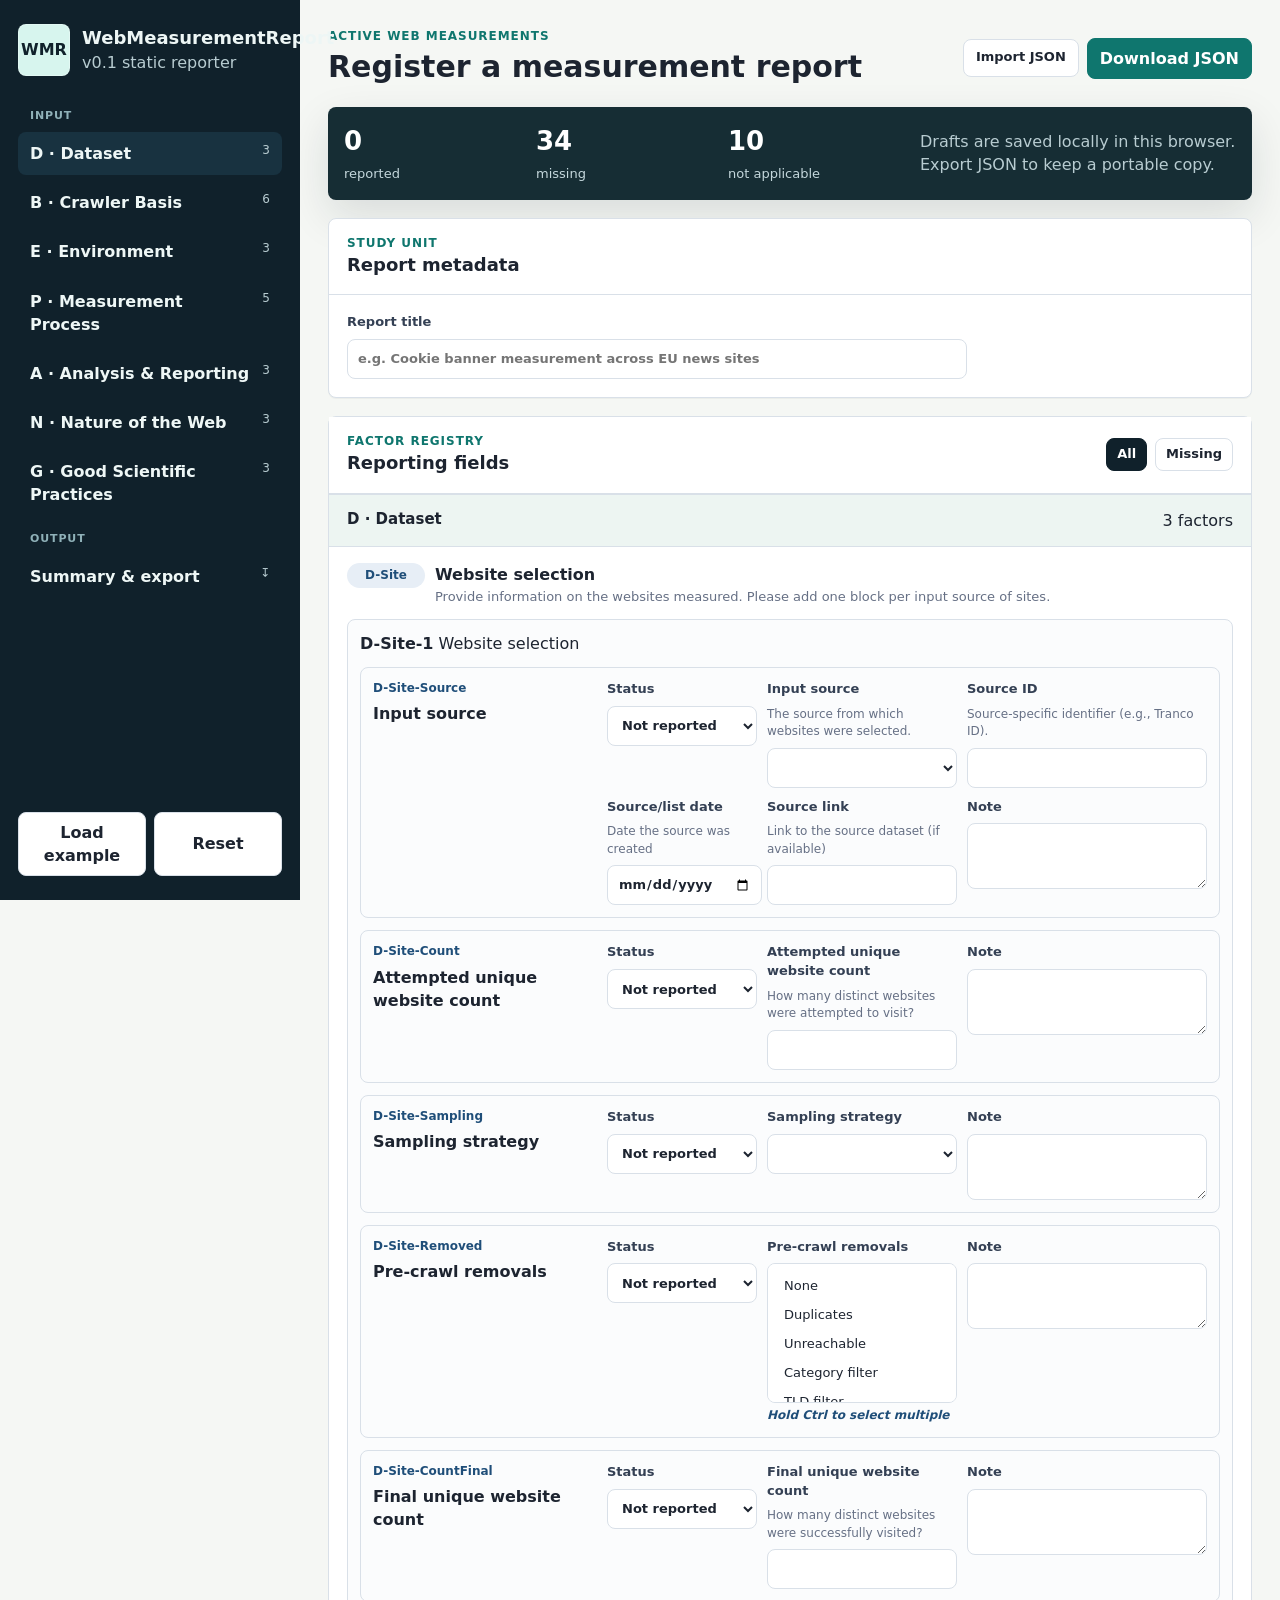
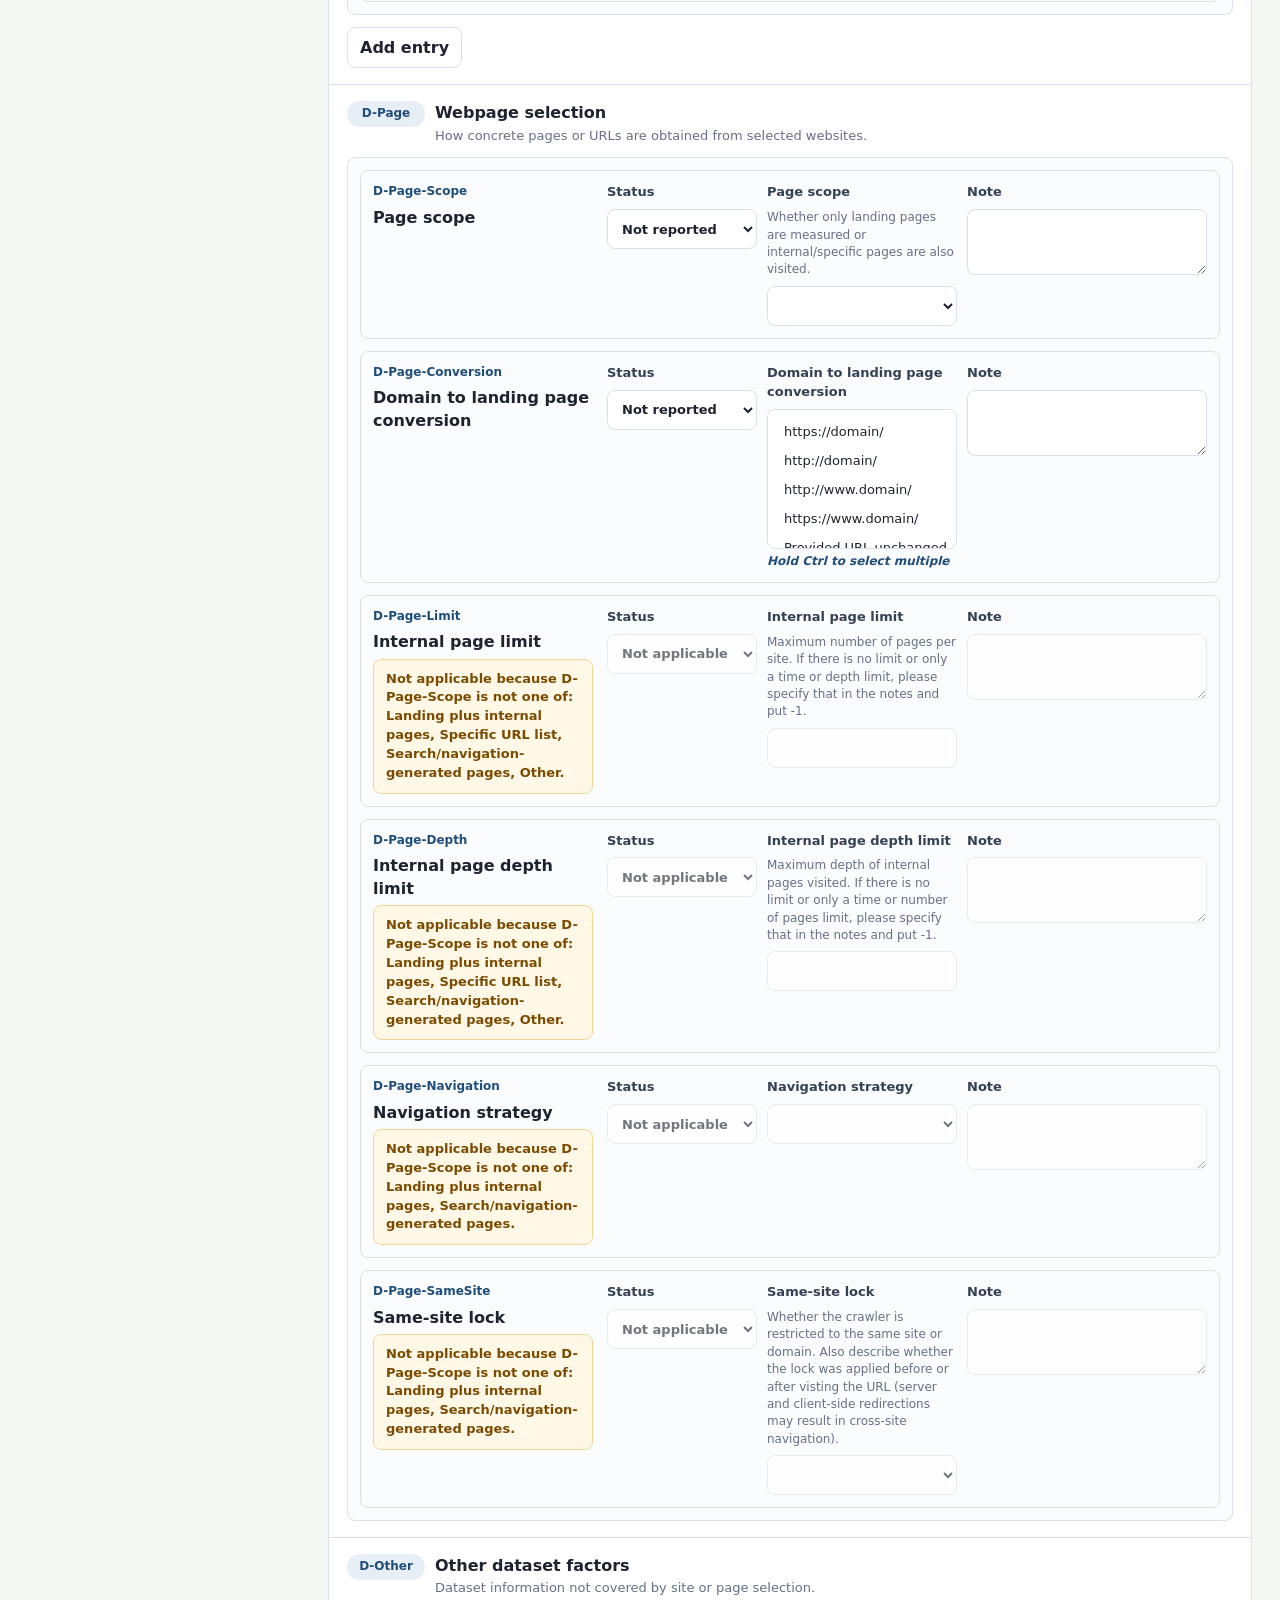
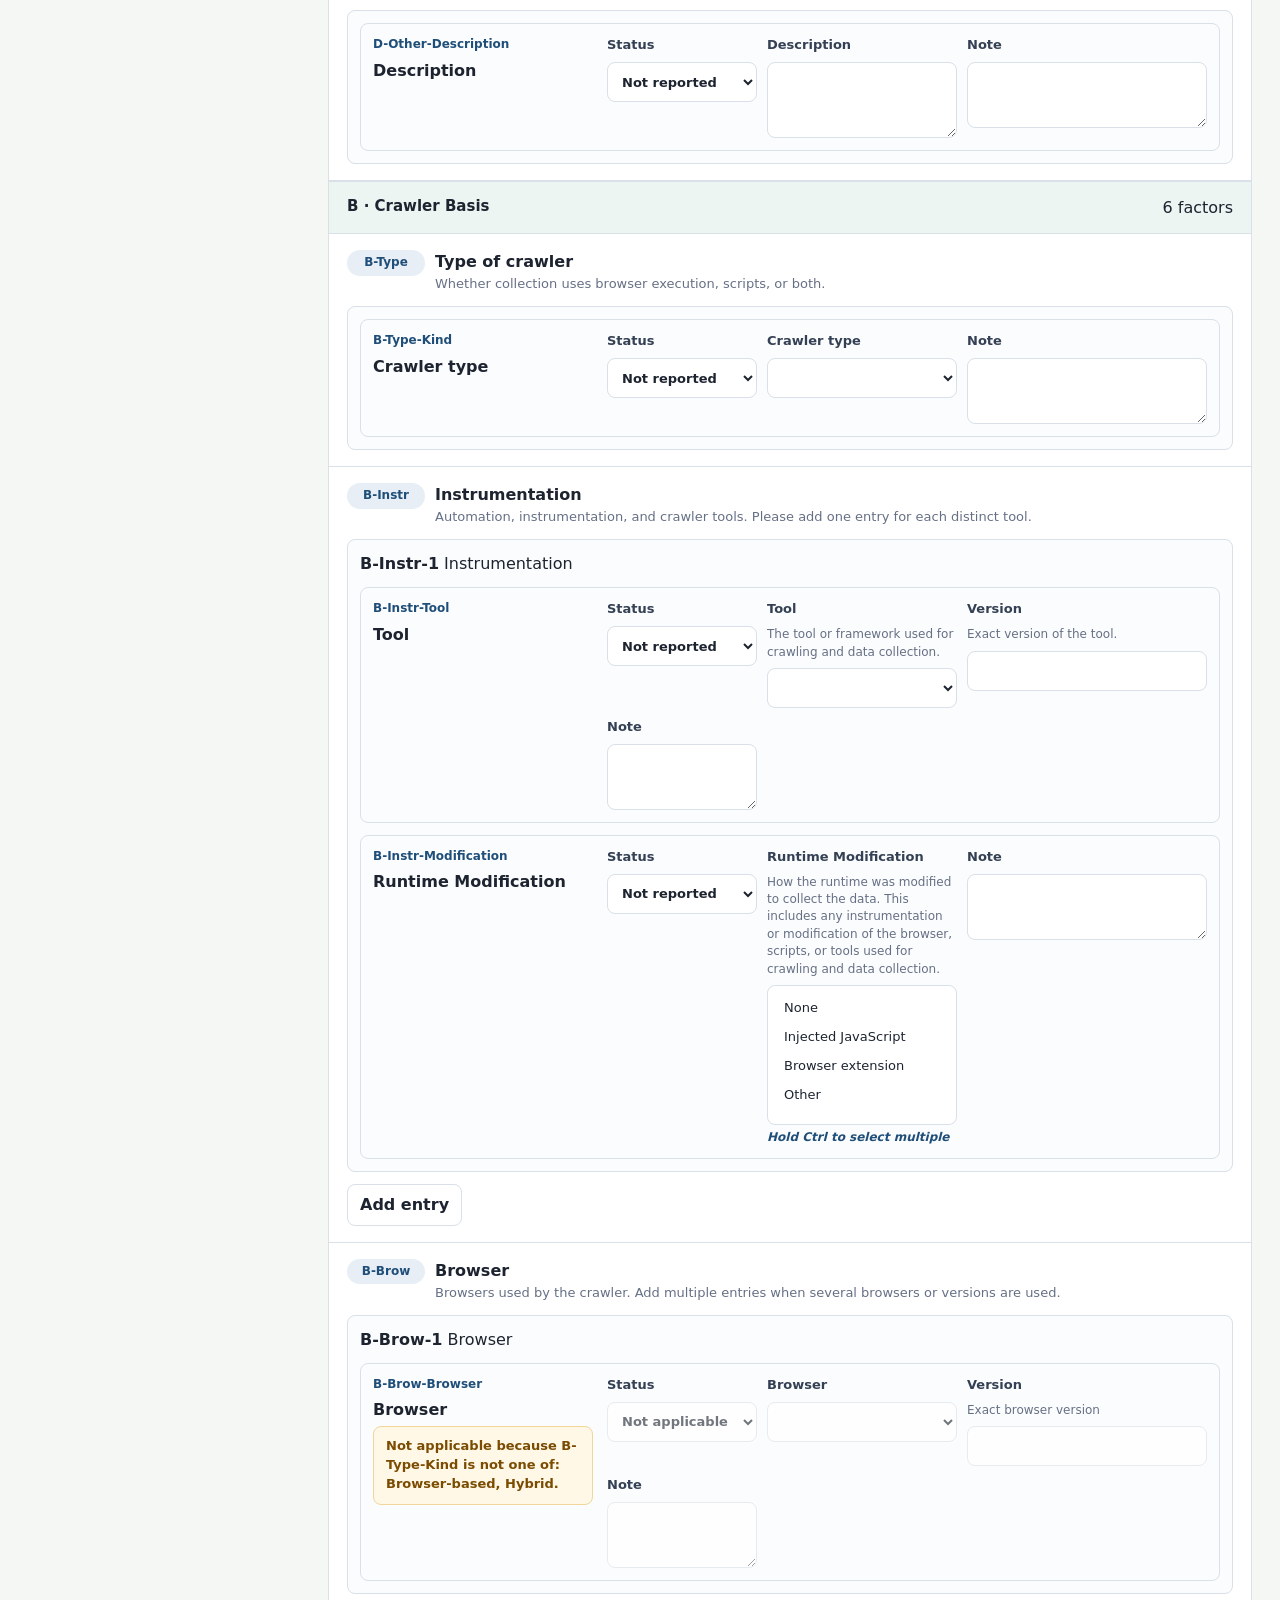
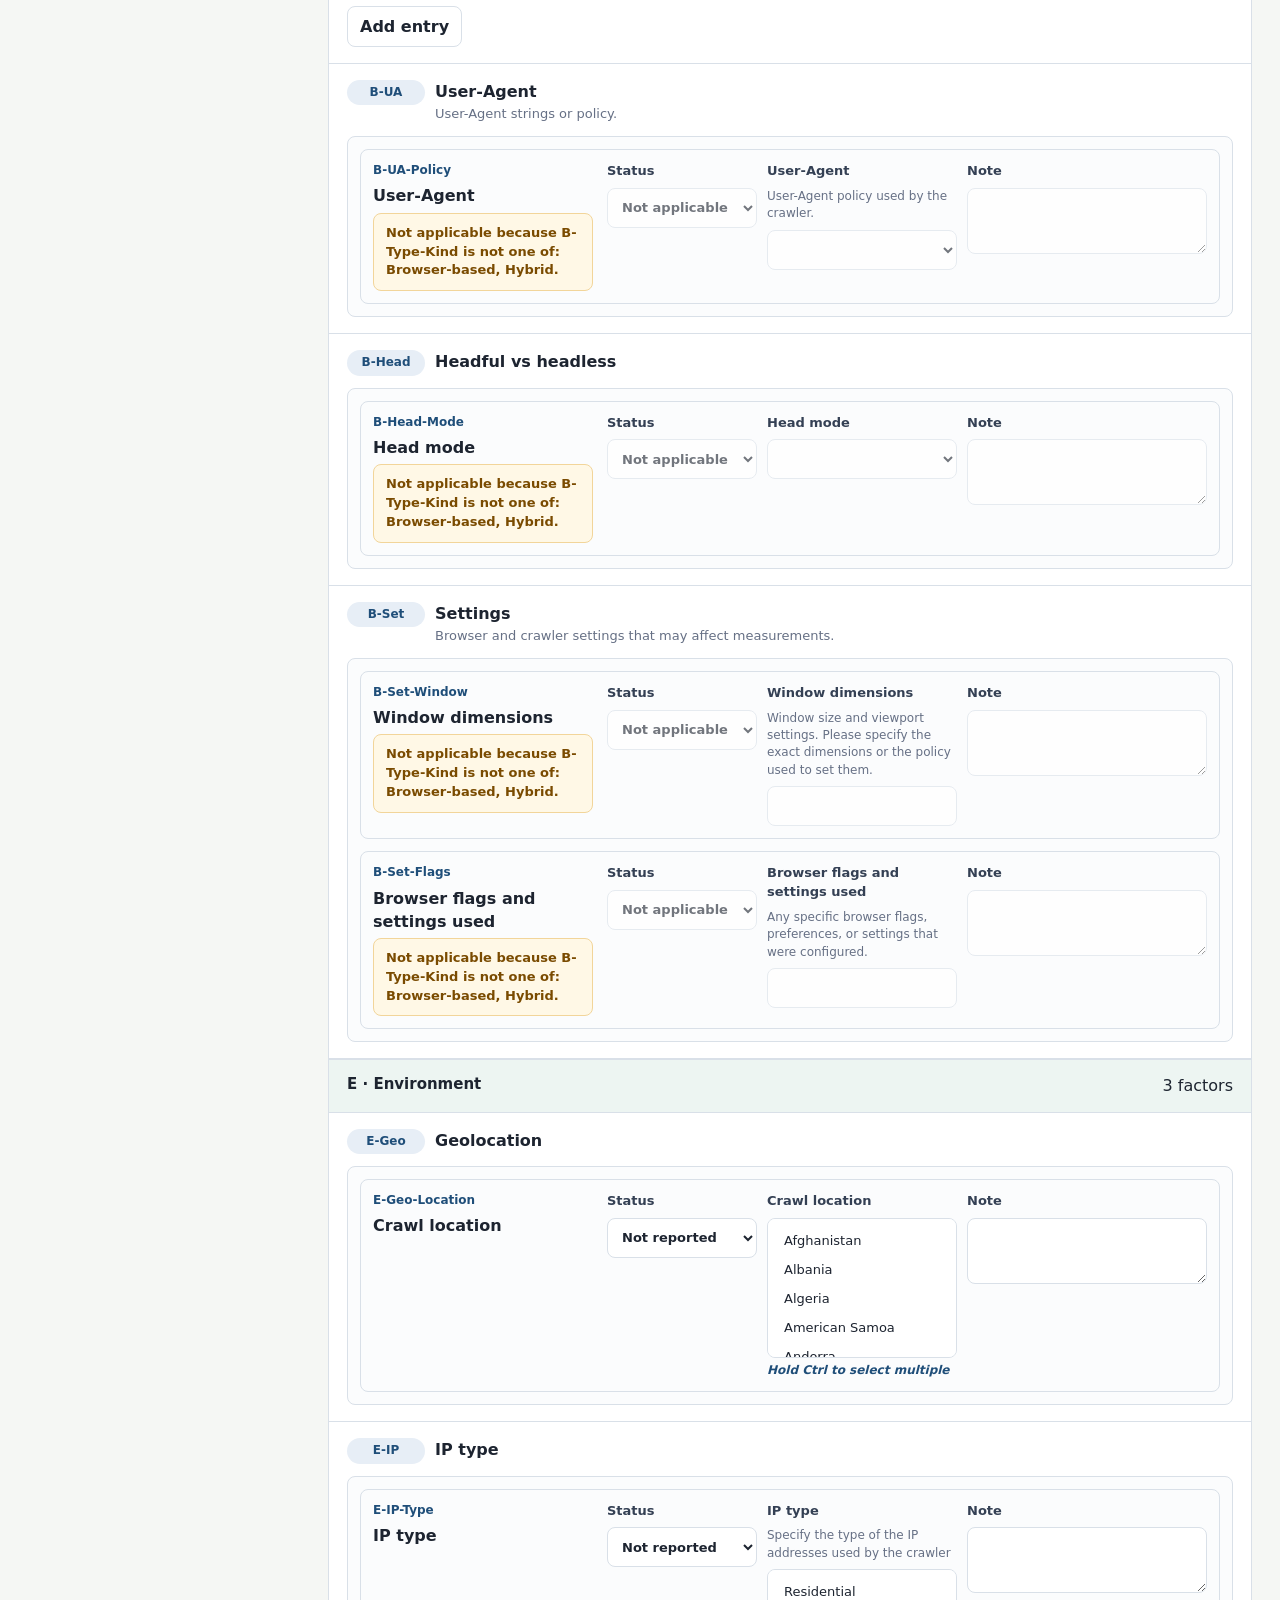
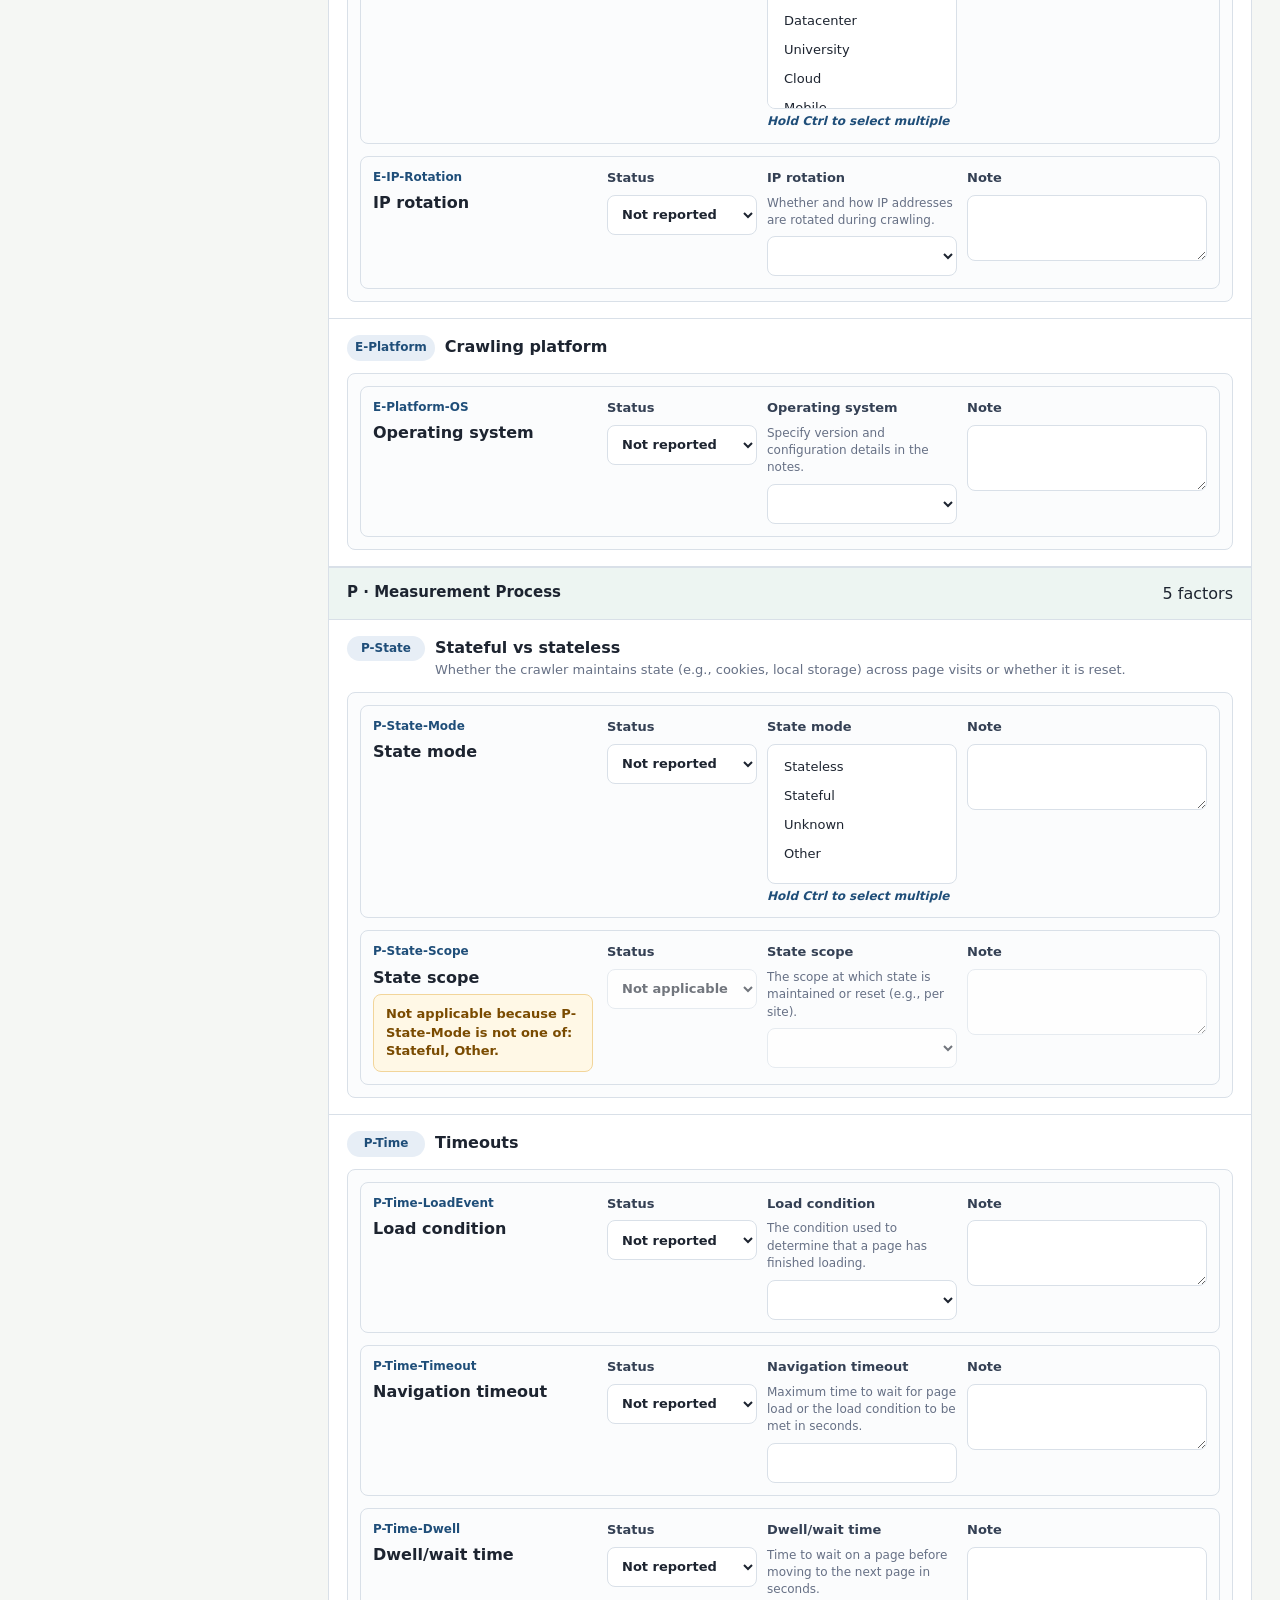
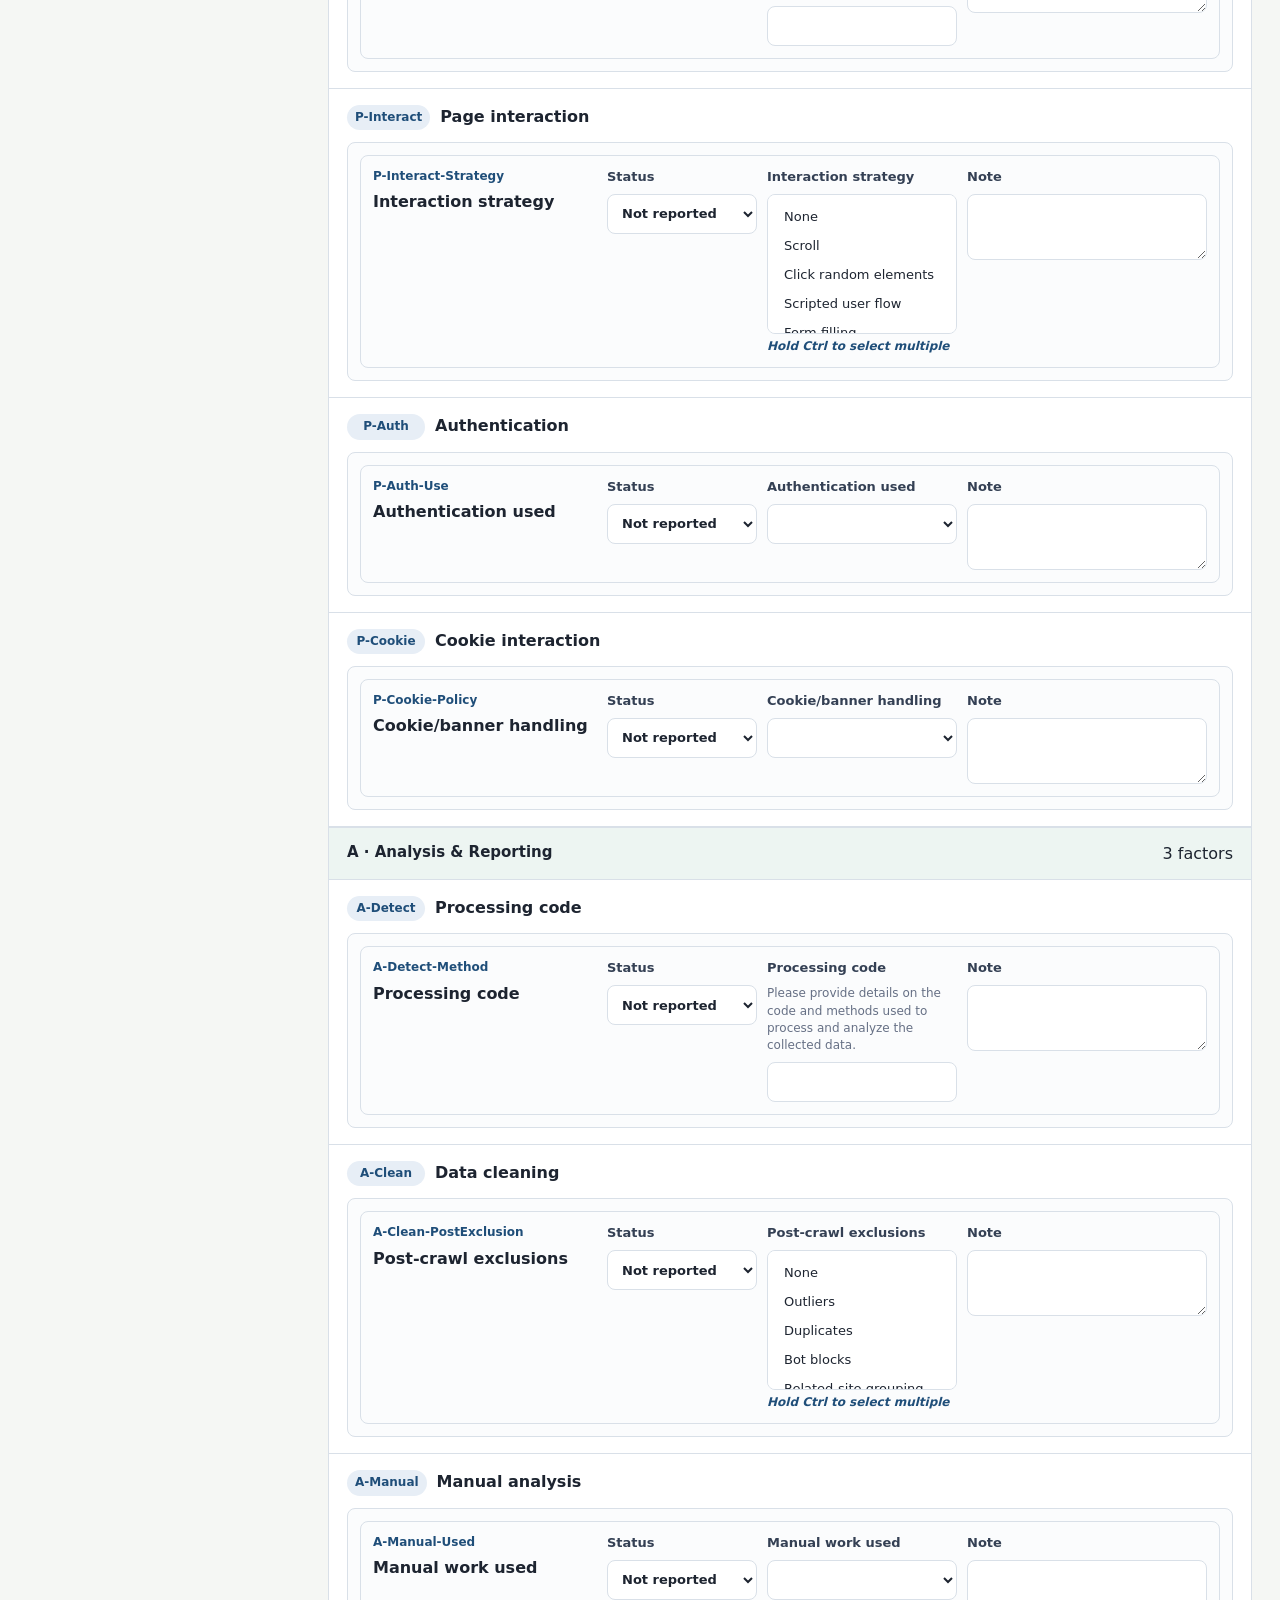
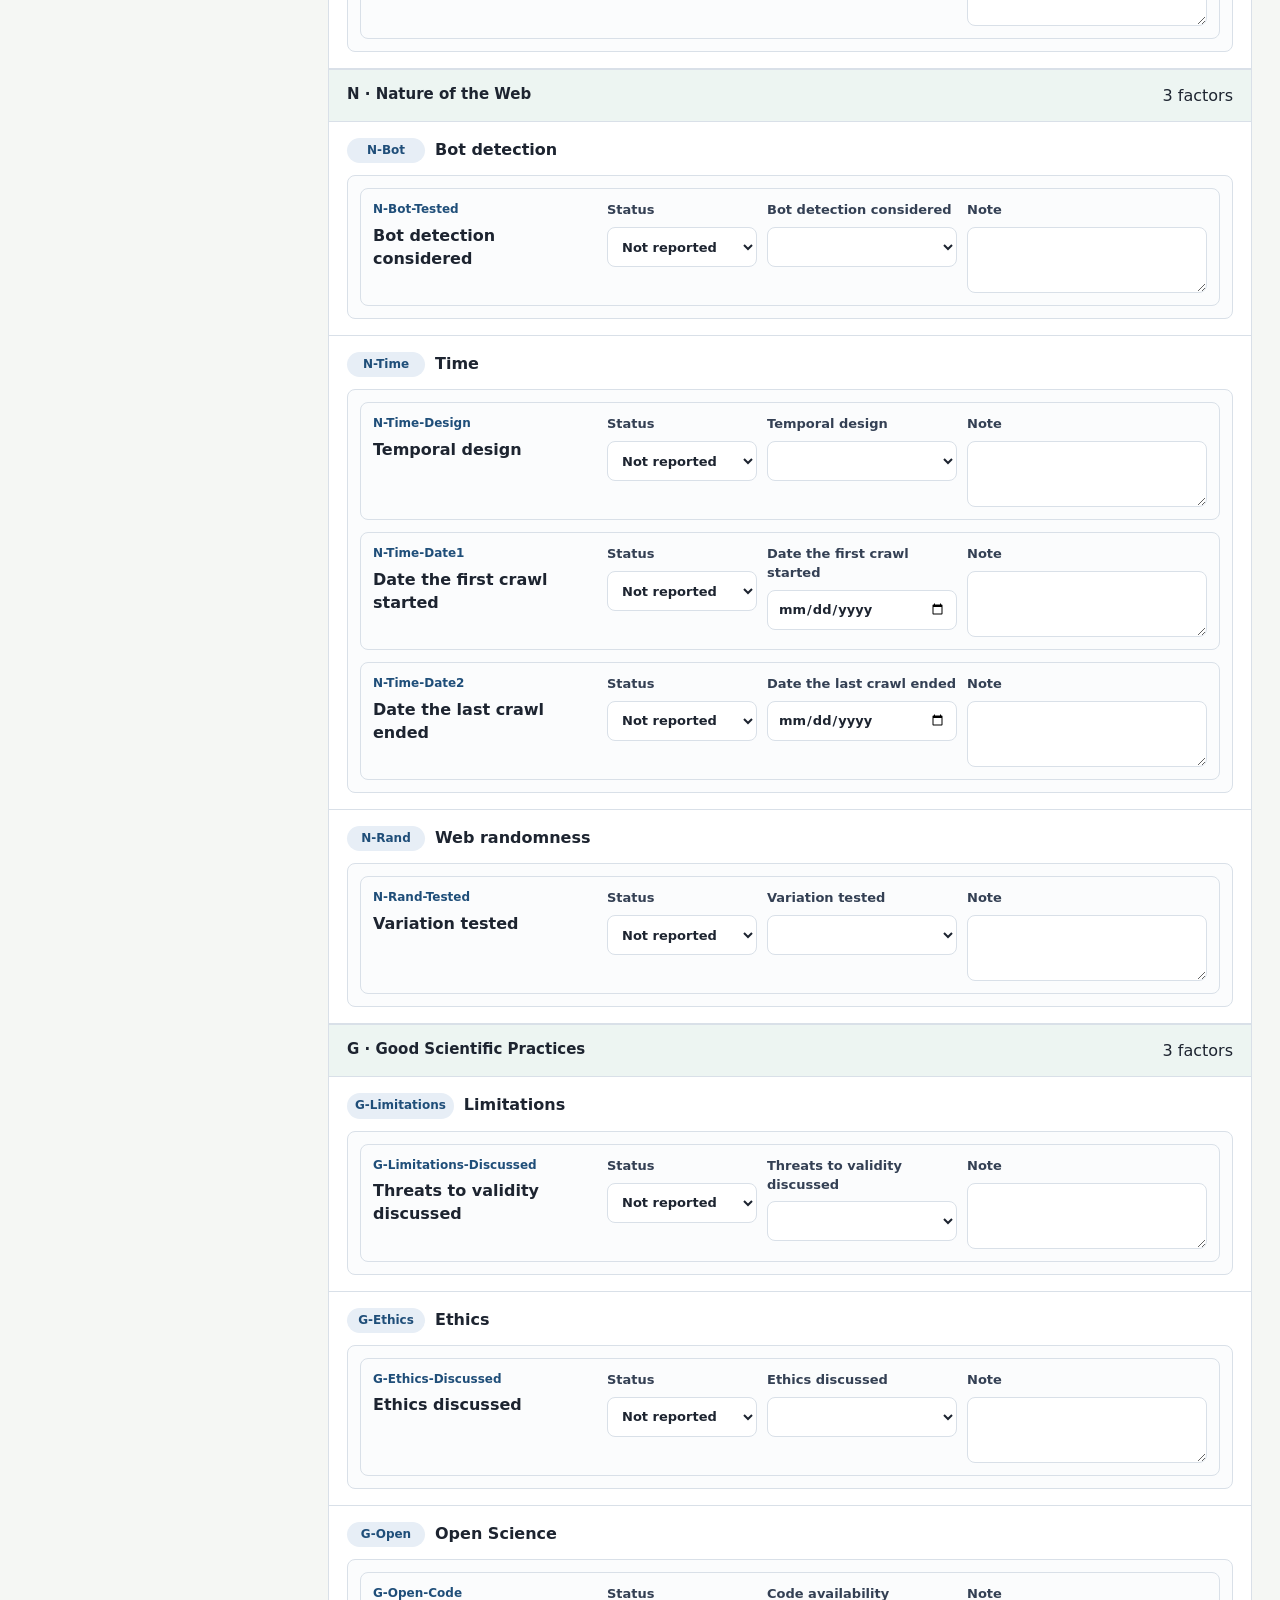
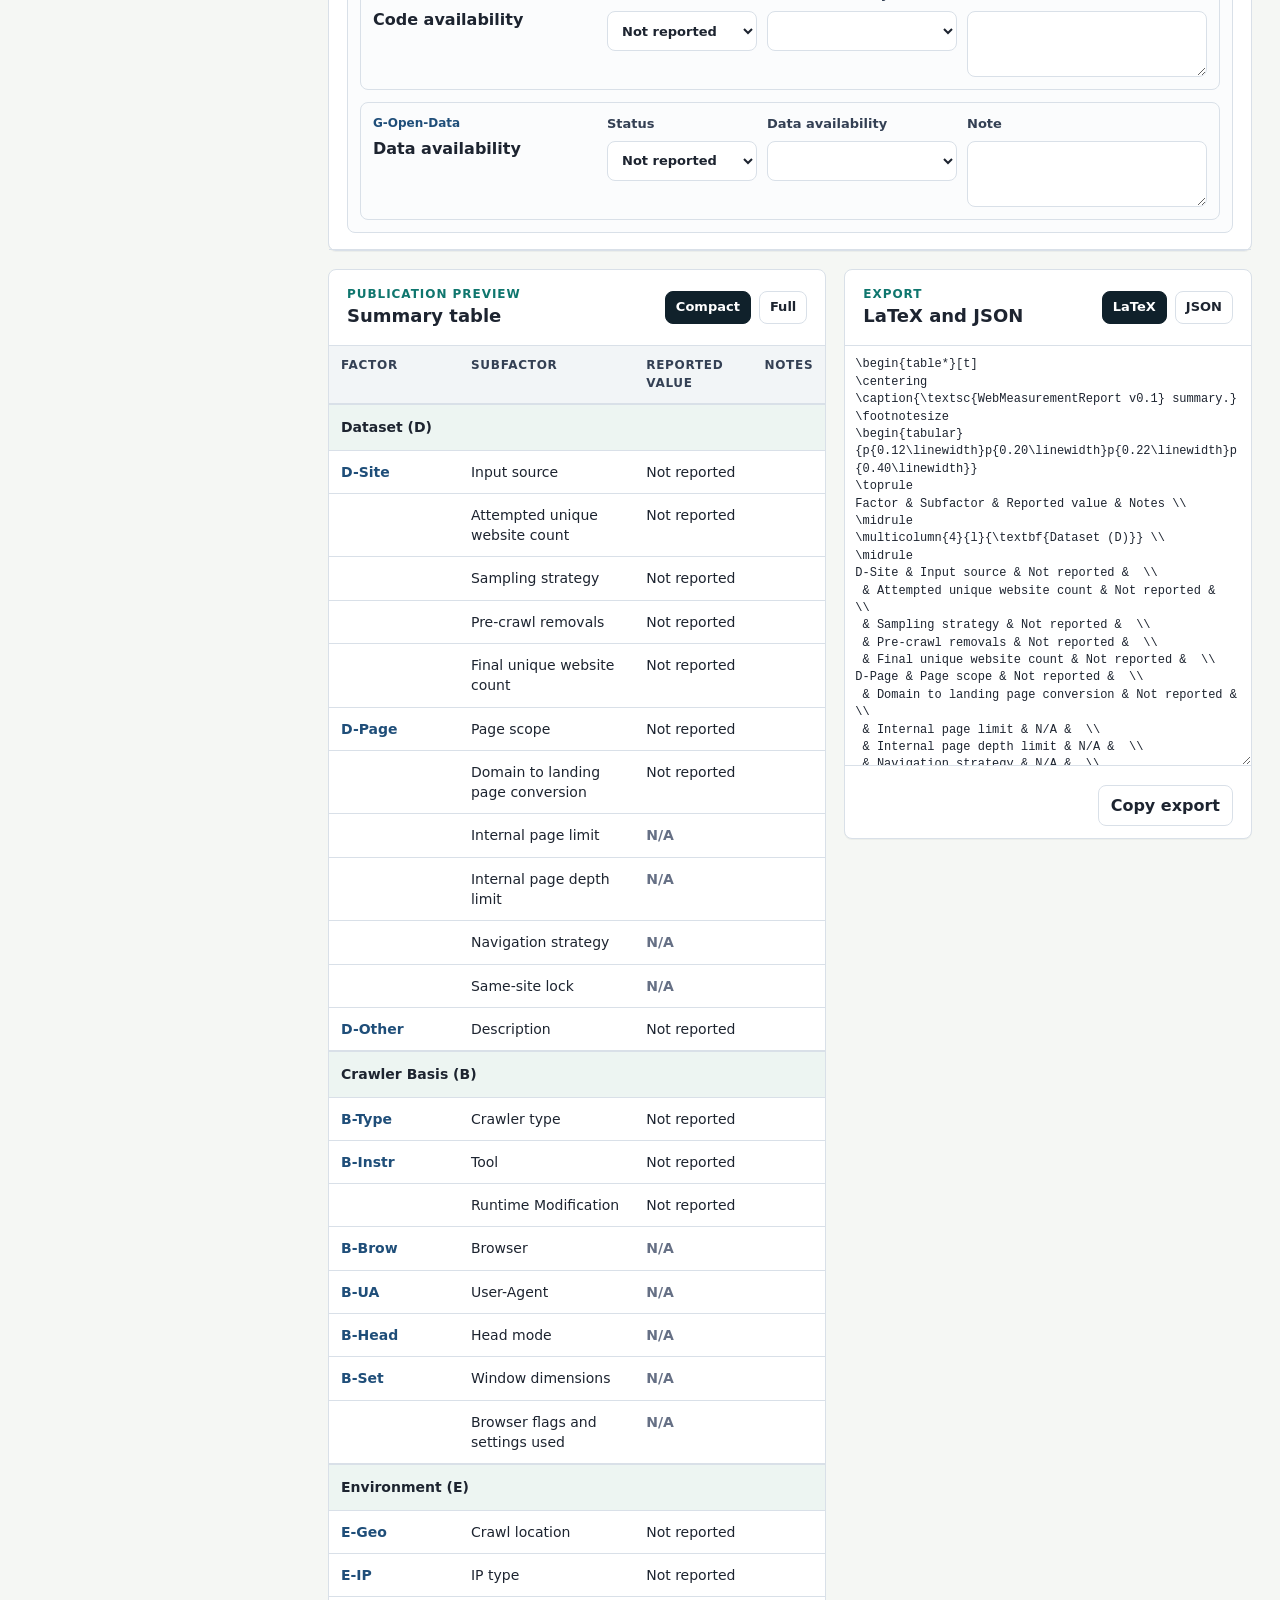
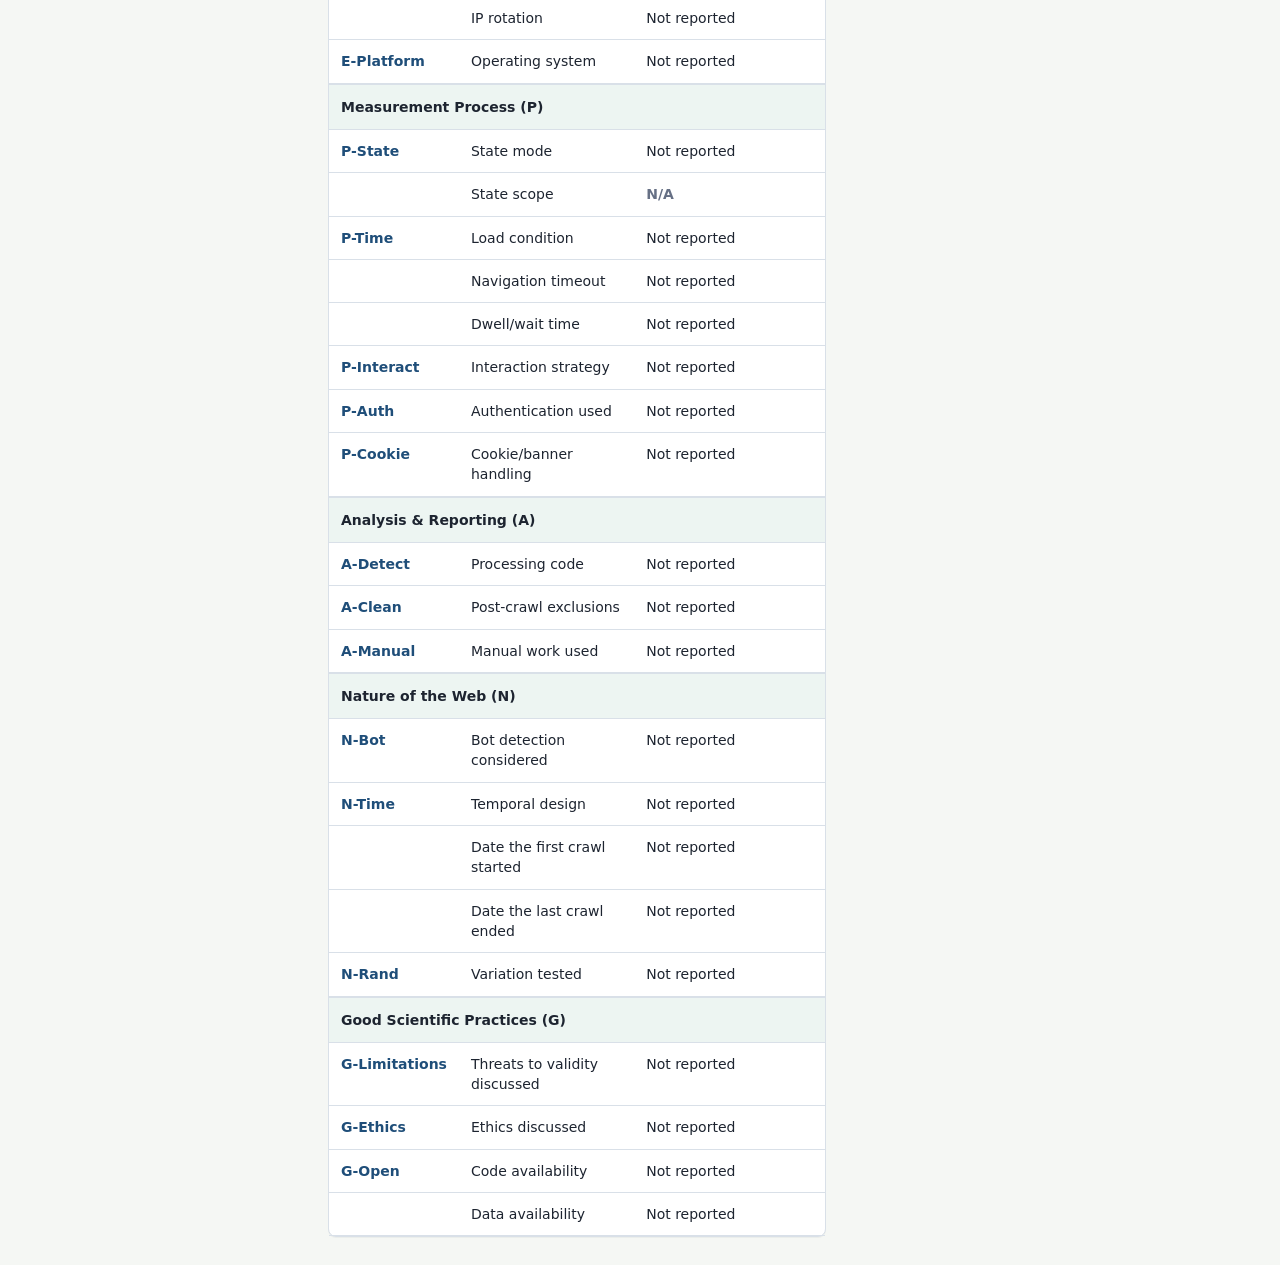
<file: 04-reporting/index.html>
<!doctype html>
<html lang="en">
  <head>
    <meta charset="utf-8">
    <meta name="viewport" content="width=device-width, initial-scale=1">
    <title>WebMeasurementReport v0.1</title>
    <link rel="stylesheet" href="styles.css">
  </head>
  <body>
    <div class="app-shell">
      <aside class="sidebar">
        <div class="brand">
          <div class="mark" aria-hidden="true">WMR</div>
          <div>
            <h1>WebMeasurementReport</h1>
            <p>v0.1 static reporter</p>
          </div>
        </div>

        <nav class="section-nav" id="sectionNav" aria-label="Report sections"></nav>

        <div class="sidebar-actions">
          <button class="ghost-button" id="loadExample" type="button">Load example</button>
          <button class="ghost-button" id="resetReport" type="button">Reset</button>
        </div>
      </aside>

      <main class="workspace">
        <header class="topbar">
          <div>
            <p class="eyebrow">Active web measurements</p>
            <h2>Register a measurement report</h2>
          </div>
          <div class="topbar-actions">
            <label class="file-button">
              Import JSON
              <input id="importJson" type="file" accept="application/json">
            </label>
            <button class="primary-button" id="downloadJson" type="button">Download JSON</button>
          </div>
        </header>

        <section class="summary-band" aria-label="Report completeness">
          <div>
            <span class="metric" id="reportedMetric">0</span>
            <span class="metric-label">reported</span>
          </div>
          <div>
            <span class="metric" id="recommendedMetric">0</span>
            <span class="metric-label">missing</span>
          </div>
          <div>
            <span class="metric" id="naMetric">0</span>
            <span class="metric-label">not applicable</span>
          </div>
          <div class="scope-note">Drafts are saved locally in this browser. Export JSON to keep a portable copy.</div>
        </section>

        <section class="panel" aria-labelledby="metadataTitle">
          <div class="panel-heading">
            <div>
              <p class="eyebrow">Study unit</p>
              <h3 id="metadataTitle">Report metadata</h3>
            </div>
          </div>
          <div class="metadata-grid">
            <label>
              Report title
              <input id="reportTitle" type="text" autocomplete="off" placeholder="e.g. Cookie banner measurement across EU news sites">
            </label>
          </div>
        </section>

        <section class="content-grid">
          <section class="panel form-panel" aria-labelledby="formTitle">
            <div class="panel-heading sticky-heading">
              <div>
                <p class="eyebrow">Factor registry</p>
                <h3 id="formTitle">Reporting fields</h3>
              </div>
              <div class="view-tools">
                <button class="tool-button active" id="showAll" type="button">All</button>
                <button class="tool-button" id="showMissing" type="button">Missing</button>
              </div>
            </div>
            <div id="factorForm" class="factor-form"></div>
          </section>
        </section>

        <section class="preview-stack" id="summaryExport">
            <section class="panel" aria-labelledby="previewTitle">
              <div class="panel-heading">
                <div>
                  <p class="eyebrow">Publication preview</p>
                  <h3 id="previewTitle">Summary table</h3>
                </div>
                <div class="view-tools">
                  <button class="tool-button active" id="compactTable" type="button">Compact</button>
                  <button class="tool-button" id="fullTable" type="button">Full</button>
                </div>
              </div>
              <div class="table-wrap">
                <table id="previewTable">
                  <thead>
                    <tr>
                      <th>Factor</th>
                      <th>Subfactor</th>
                      <th>Reported value</th>
                      <th>Notes</th>
                    </tr>
                  </thead>
                  <tbody></tbody>
                </table>
              </div>
            </section>

            <section class="panel" aria-labelledby="exportTitle">
              <div class="panel-heading">
                <div>
                  <p class="eyebrow">Export</p>
                  <h3 id="exportTitle">LaTeX and JSON</h3>
                </div>
                <div class="view-tools">
                  <button class="tool-button active" data-export-tab="latex" type="button">LaTeX</button>
                  <button class="tool-button" data-export-tab="json" type="button">JSON</button>
                </div>
              </div>
              <textarea id="exportOutput" spellcheck="false" aria-label="Export output"></textarea>
              <div class="export-actions">
                <button class="ghost-button" id="copyExport" type="button">Copy export</button>
              </div>
            </section>
        </section>
      </main>
    </div>

    <script src="registry.js"></script>
    <script src="app.js"></script>
  </body>
</html>
</file>
<file: 04-reporting/styles.css>
:root {
  color-scheme: light;
  --ink: #1d2430;
  --muted: #667085;
  --line: #d9e0e8;
  --panel: #ffffff;
  --paper: #f5f7f4;
  --nav: #10212b;
  --nav-soft: #183240;
  --teal: #0f766e;
  --teal-dark: #0b5f59;
  --gold: #aa7b13;
  --red: #b42318;
  --blue: #2563eb;
  --shadow: 0 16px 44px rgba(16, 33, 43, 0.12);
}

* {
  box-sizing: border-box;
}

body {
  margin: 0;
  background: var(--paper);
  color: var(--ink);
  font-family: Inter, ui-sans-serif, system-ui, -apple-system, BlinkMacSystemFont, "Segoe UI", sans-serif;
  line-height: 1.45;
}

button,
input,
select,
textarea {
  font: inherit;
}

button {
  cursor: pointer;
}

.app-shell {
  min-height: 100vh;
  display: grid;
  grid-template-columns: 300px minmax(0, 1fr);
}

.sidebar {
  position: sticky;
  top: 0;
  height: 100vh;
  background: var(--nav);
  color: #edf6f5;
  padding: 24px 18px;
  display: flex;
  flex-direction: column;
  gap: 24px;
}

.brand {
  display: grid;
  grid-template-columns: 52px 1fr;
  gap: 12px;
  align-items: center;
}

.mark {
  height: 52px;
  display: grid;
  place-items: center;
  border: 1px solid rgba(255, 255, 255, 0.28);
  background: #d7f5ee;
  color: var(--nav);
  font-weight: 800;
  border-radius: 8px;
}

.brand h1,
.brand p,
.topbar h2,
.topbar p,
.panel h3,
.panel p {
  margin: 0;
}

.brand h1 {
  font-size: 18px;
}

.brand p,
.section-nav span,
.scope-note {
  color: #b8ccd1;
}

.section-nav {
  display: flex;
  flex-direction: column;
  gap: 6px;
  overflow: auto;
}

.nav-group-label {
  color: #8fb1b8;
  font-size: 11px;
  font-weight: 800;
  letter-spacing: 0.08em;
  text-transform: uppercase;
  padding: 8px 12px 2px;
}

.section-nav button {
  display: grid;
  grid-template-columns: 1fr auto;
  gap: 10px;
  border: 0;
  border-radius: 8px;
  color: #eef7f6;
  background: transparent;
  padding: 10px 12px;
  text-align: left;
}

.section-nav button:hover,
.section-nav button.active {
  background: var(--nav-soft);
}

.section-nav span {
  font-size: 12px;
}

.sidebar-actions {
  margin-top: auto;
  display: grid;
  grid-template-columns: 1fr 1fr;
  gap: 8px;
}

.workspace {
  min-width: 0;
  padding: 28px;
}

.topbar {
  display: flex;
  align-items: center;
  justify-content: space-between;
  gap: 16px;
  margin-bottom: 18px;
}

.topbar h2 {
  font-size: 30px;
  letter-spacing: 0;
}

.eyebrow {
  color: var(--teal);
  font-size: 12px;
  font-weight: 800;
  letter-spacing: 0.08em;
  text-transform: uppercase;
}

.topbar-actions,
.view-tools,
.export-actions {
  display: flex;
  gap: 8px;
  align-items: center;
  flex-wrap: wrap;
}

.primary-button,
.ghost-button,
.tool-button,
.file-button {
  border-radius: 8px;
  border: 1px solid var(--line);
  min-height: 38px;
  padding: 8px 12px;
  background: #fff;
  color: var(--ink);
  font-weight: 700;
}

.primary-button {
  border-color: var(--teal);
  background: var(--teal);
  color: #fff;
}

.primary-button:hover {
  background: var(--teal-dark);
}

.ghost-button:hover,
.tool-button:hover,
.file-button:hover {
  border-color: var(--teal);
}

.tool-button {
  min-height: 32px;
  padding: 6px 10px;
  font-size: 13px;
}

.tool-button.active {
  color: #fff;
  background: var(--nav);
  border-color: var(--nav);
}

.file-button input {
  display: none;
}

.summary-band {
  display: grid;
  grid-template-columns: repeat(3, minmax(120px, 180px)) minmax(220px, 1fr);
  gap: 12px;
  align-items: center;
  background: #162d34;
  color: #fff;
  border-radius: 8px;
  padding: 16px;
  margin-bottom: 18px;
  box-shadow: var(--shadow);
}

.metric {
  display: block;
  font-size: 26px;
  font-weight: 800;
}

.metric-label {
  color: #c4d7dc;
  font-size: 13px;
}

.panel {
  background: var(--panel);
  border: 1px solid var(--line);
  border-radius: 8px;
  box-shadow: 0 1px 0 rgba(16, 33, 43, 0.04);
}

.panel-heading {
  display: flex;
  justify-content: space-between;
  align-items: center;
  gap: 12px;
  padding: 16px 18px;
  border-bottom: 1px solid var(--line);
}

.panel-heading h3 {
  font-size: 18px;
}

.sticky-heading {
  position: sticky;
  top: 0;
  z-index: 2;
  background: #fff;
}

.metadata-grid {
  display: grid;
  grid-template-columns: minmax(260px, 620px);
  gap: 14px;
  padding: 18px;
}

label {
  display: grid;
  gap: 7px;
  color: #344054;
  font-size: 13px;
  font-weight: 700;
}

input,
select,
textarea {
  width: 100%;
  border: 1px solid var(--line);
  border-radius: 8px;
  color: var(--ink);
  background: #fff;
}

input,
select {
  min-height: 40px;
  padding: 8px 10px;
}

textarea {
  min-height: 76px;
  padding: 10px;
  resize: vertical;
}

input:focus,
select:focus,
textarea:focus {
  outline: 2px solid rgba(15, 118, 110, 0.2);
  border-color: var(--teal);
}

.content-grid {
  display: block;
  margin-top: 18px;
}

.form-panel {
  overflow: visible;
}

.preview-stack {
  display: grid;
  grid-template-columns: minmax(0, 1.1fr) minmax(360px, 0.9fr);
  gap: 18px;
  margin-top: 18px;
  align-items: start;
}

.factor-form {
  display: grid;
  gap: 0;
}

.category-block {
  scroll-margin-top: 76px;
}

.category-title {
  display: flex;
  justify-content: space-between;
  gap: 12px;
  padding: 14px 18px;
  background: #edf5f2;
  border-bottom: 1px solid var(--line);
  border-top: 1px solid var(--line);
}

.category-title h4 {
  margin: 0;
  font-size: 15px;
}

.factor-card {
  padding: 16px 18px;
  border-bottom: 1px solid var(--line);
  display: grid;
  gap: 12px;
}

.factor-card.is-hidden {
  display: none;
}

.factor-head {
  display: grid;
  grid-template-columns: auto 1fr auto;
  gap: 10px;
  align-items: start;
}

.factor-id {
  display: inline-flex;
  min-width: 78px;
  justify-content: center;
  border-radius: 999px;
  background: #e7eef6;
  color: #1f4e79;
  padding: 4px 8px;
  font-size: 12px;
  font-weight: 800;
}

.factor-title {
  font-weight: 800;
}

.factor-help {
  color: var(--muted);
  font-size: 13px;
  margin-top: 2px;
}

.item-list {
  display: grid;
  gap: 12px;
}

.item-row {
  display: grid;
  grid-template-columns: minmax(220px, 0.36fr) minmax(0, 1fr);
  gap: 14px;
  padding: 12px;
  border: 1px solid var(--line);
  border-radius: 8px;
  background: #fbfcfd;
}

.item-meta {
  display: grid;
  align-content: start;
  gap: 5px;
}

.item-id {
  color: #1f4e79;
  font-size: 12px;
  font-weight: 800;
}

.item-help,
.field-block em {
  color: var(--muted);
  font-size: 12px;
  font-style: normal;
  font-weight: 500;
}

.item-controls {
  display: grid;
  grid-template-columns: 150px minmax(180px, 1fr) minmax(240px, 1fr);
  gap: 10px;
  align-items: start;
}

.note-field textarea {
  min-height: 66px;
}

select[multiple] {
  min-height: 140px;
  padding: 8px;
}

select[multiple] option {
  padding: 6px 8px;
  border-radius: 4px;
  margin-bottom: 2px;
}

select[multiple] option:checked {
  background: linear-gradient(0deg, var(--teal) 0%, var(--teal) 100%);
  color: white;
}

select[multiple] {
  min-height: 140px;
  padding: 8px;
}

select[multiple] option {
  padding: 6px 8px;
  border-radius: 4px;
  margin-bottom: 2px;
}

select[multiple] option:checked {
  background: linear-gradient(0deg, var(--teal) 0%, var(--teal) 100%);
  color: white;
}

.multi-select-wrapper {
  display: grid;
  gap: 4px;
}

.multi-select-hint {
  font-size: 11px;
  color: var(--muted);
  font-style: italic;
}

.option-note {
  border: 1px solid #bdd7ff;
  background: #eef6ff;
  color: #1d4e89;
  border-radius: 8px;
  padding: 9px 10px;
  font-size: 12px;
  font-weight: 700;
}

.dependency-note {
  border: 1px solid #f2d59a;
  background: #fff8e6;
  color: #7a4b00;
  border-radius: 8px;
  padding: 10px 12px;
  font-size: 13px;
  font-weight: 700;
}

.repeatable-list {
  display: grid;
  gap: 12px;
}

.repeat-entry {
  display: grid;
  gap: 12px;
  padding: 12px;
  border: 1px solid var(--line);
  border-radius: 8px;
  background: #fbfcfd;
}

.item-group {
  display: grid;
  gap: 10px;
  padding: 12px;
  border: 1px solid #d1e0ff;
  border-radius: 6px;
  background: #f7f9ff;
}

.item-group-header {
  font-weight: 800;
  font-size: 13px;
  color: #1f4e79;
  padding-bottom: 6px;
  border-bottom: 1px solid #d1e0ff;
}

.repeat-entry-head {
  display: flex;
  align-items: center;
  justify-content: space-between;
  gap: 10px;
}

.repeat-fields {
  display: grid;
  grid-template-columns: 150px repeat(3, minmax(150px, 1fr));
  gap: 10px;
}

.field-block {
  display: grid;
  gap: 7px;
  color: #344054;
  font-size: 13px;
  font-weight: 700;
}

.field-block span {
  color: #1f4e79;
  font-size: 12px;
  font-weight: 800;
}

.field-note {
  display: grid;
  gap: 4px;
  margin-top: 6px;
}

.field-note span {
  color: #667085;
  font-size: 11px;
  font-weight: 600;
  text-transform: uppercase;
  letter-spacing: 0.05em;
}

.field-note textarea {
  min-height: 50px;
  font-size: 12px;
}

.add-entry {
  justify-self: start;
}

.remove-entry {
  min-height: 32px;
  padding: 5px 10px;
}

button:disabled,
input:disabled,
select:disabled,
textarea:disabled {
  cursor: not-allowed;
  opacity: 0.62;
}

.table-wrap {
  overflow: auto;
}

table {
  width: 100%;
  border-collapse: collapse;
  font-size: 14px;
}

th,
td {
  padding: 11px 12px;
  border-bottom: 1px solid var(--line);
  text-align: left;
  vertical-align: top;
}

th {
  background: #f2f5f7;
  color: #344054;
  font-size: 12px;
  text-transform: uppercase;
  letter-spacing: 0.06em;
}

td:first-child {
  font-weight: 800;
  color: #1f4e79;
  white-space: nowrap;
}

tr.group-header td {
  background: #edf5f2;
  color: var(--ink);
  font-weight: 800;
  padding: 12px;
  border-top: 2px solid var(--line);
  border-bottom: 1px solid var(--line);
}

td a {
  color: var(--teal);
  text-decoration: none;
  margin-left: 4px;
  font-size: 14px;
}

td a:hover {
  text-decoration: underline;
}

.status-text {
  font-weight: 800;
}

.status-na {
  color: var(--muted);
}

.status-missing {
  color: var(--red);
}

.detail-list {
  color: var(--muted);
  font-size: 13px;
}

#exportOutput {
  min-height: 420px;
  border: 0;
  border-radius: 0;
  border-bottom: 1px solid var(--line);
  font-family: ui-monospace, SFMono-Regular, Menlo, Monaco, Consolas, "Liberation Mono", monospace;
  font-size: 12px;
}

.export-actions {
  justify-content: flex-end;
  padding: 12px 18px;
}

@media (max-width: 1100px) {
  .app-shell,
  .preview-stack,
  .summary-band,
  .metadata-grid {
    grid-template-columns: 1fr;
  }

  .sidebar {
    position: relative;
    height: auto;
  }

  .section-nav {
    display: grid;
    grid-template-columns: repeat(2, minmax(0, 1fr));
  }

  .form-panel {
    max-height: none;
  }

  .item-row,
  .item-controls,
  .repeat-fields {
    grid-template-columns: 1fr;
  }
}

@media (max-width: 700px) {
  .workspace {
    padding: 16px;
  }

  .topbar,
  .panel-heading,
  .factor-head,
  .item-controls,
  .repeat-entry-head,
  .repeat-fields {
    grid-template-columns: 1fr;
    display: grid;
  }

  .section-nav {
    grid-template-columns: 1fr;
  }
}
</file>
